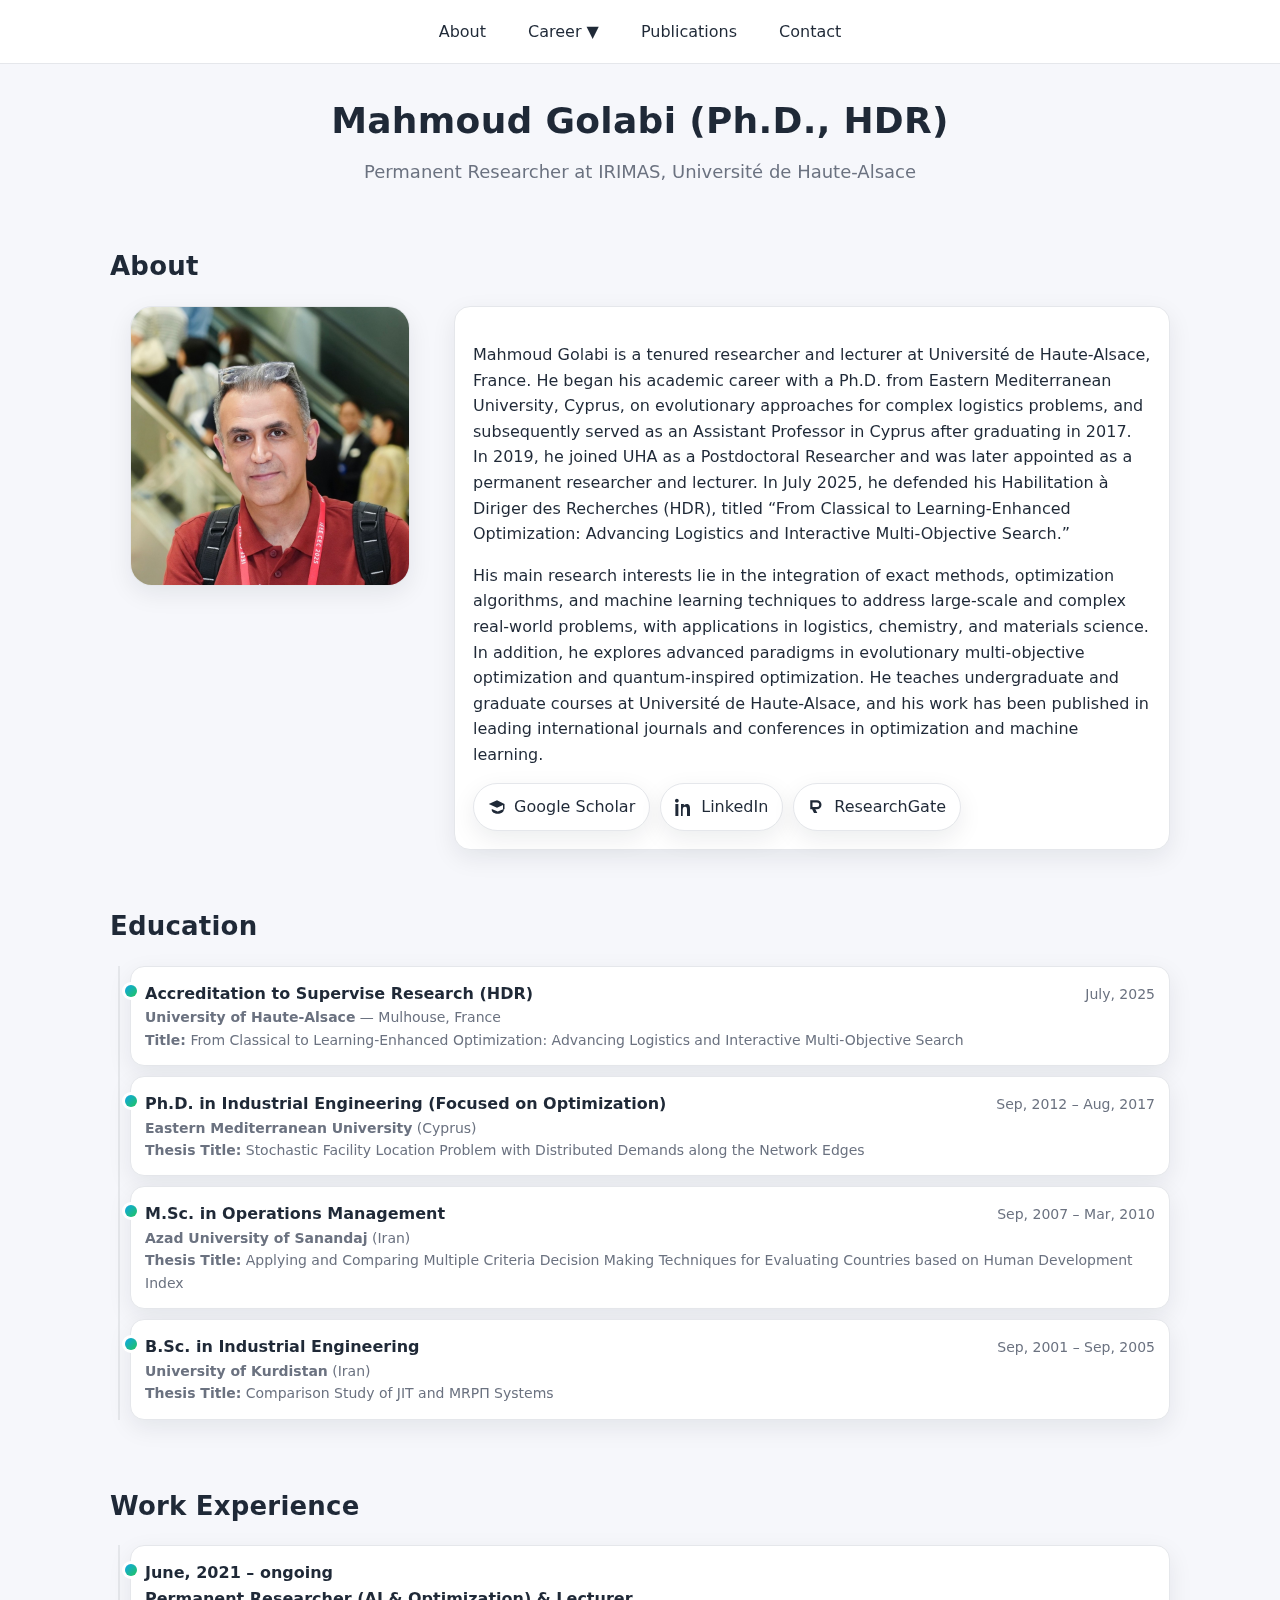
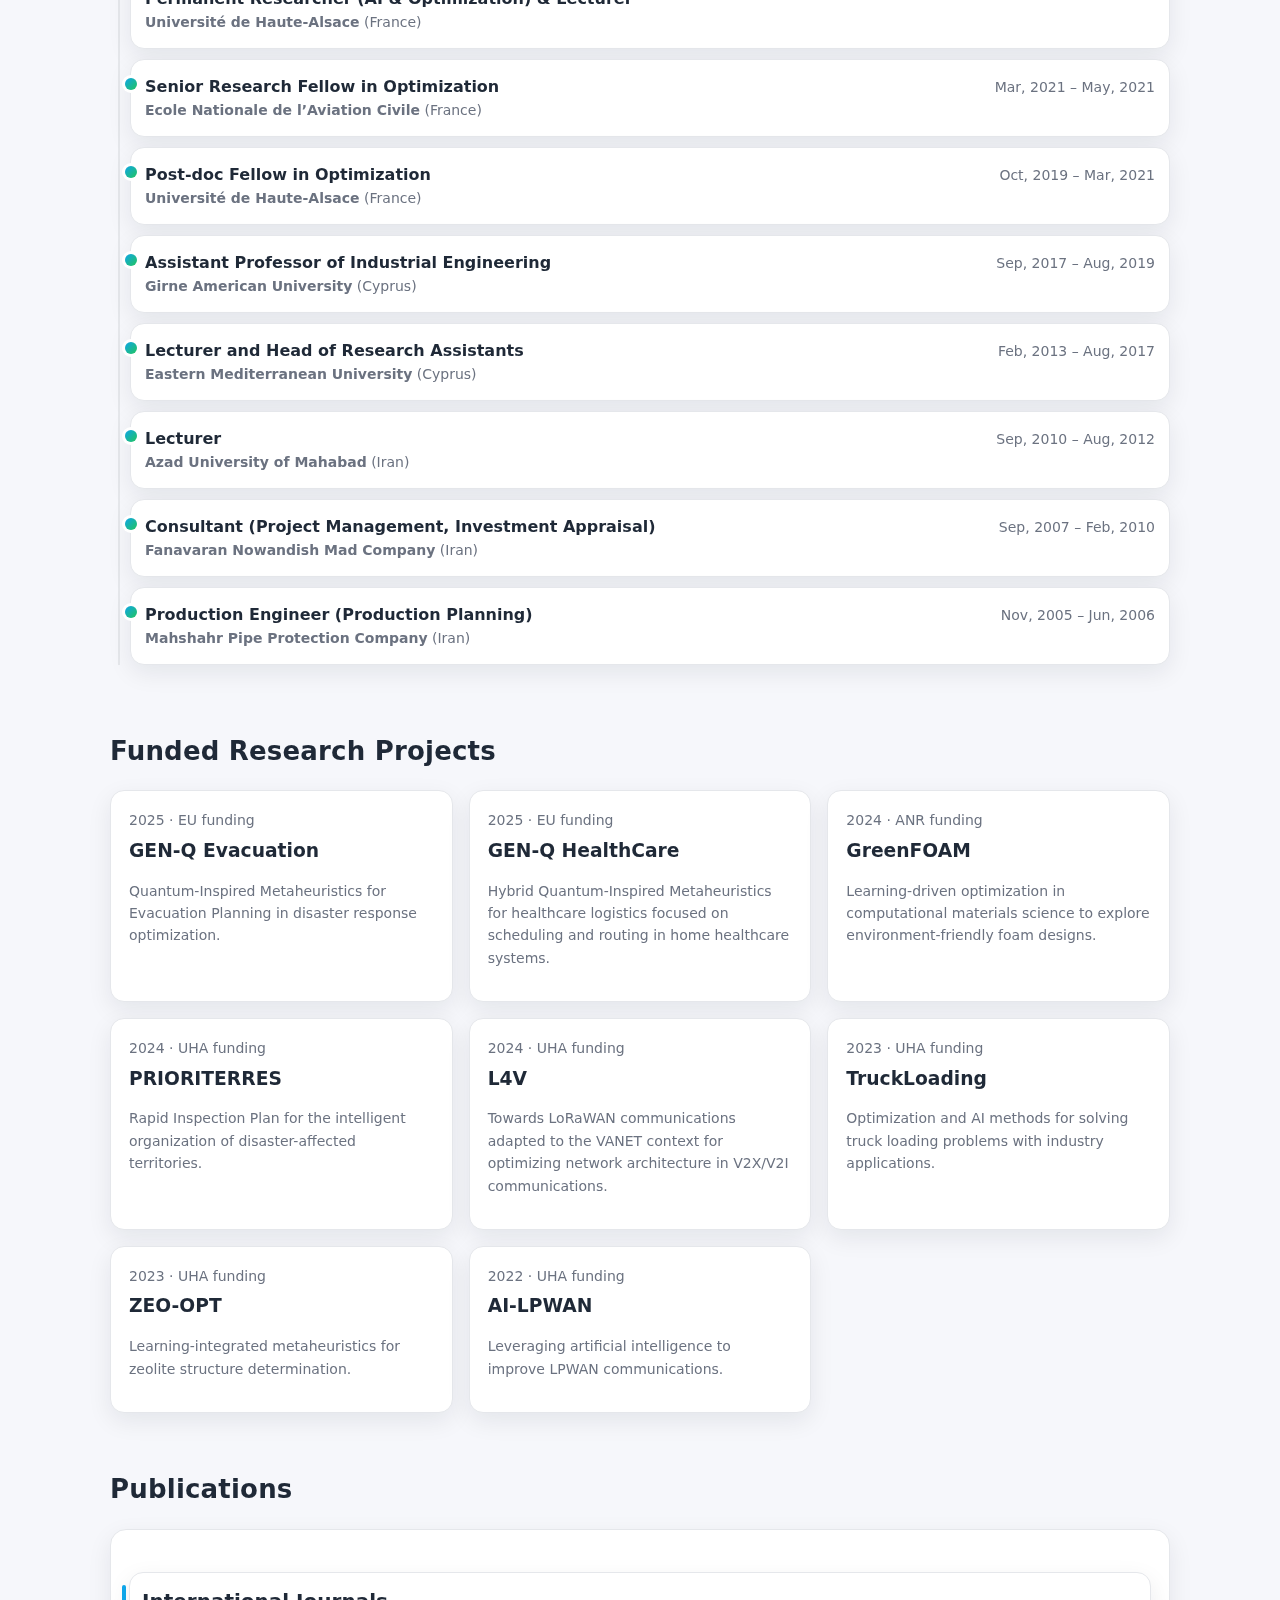
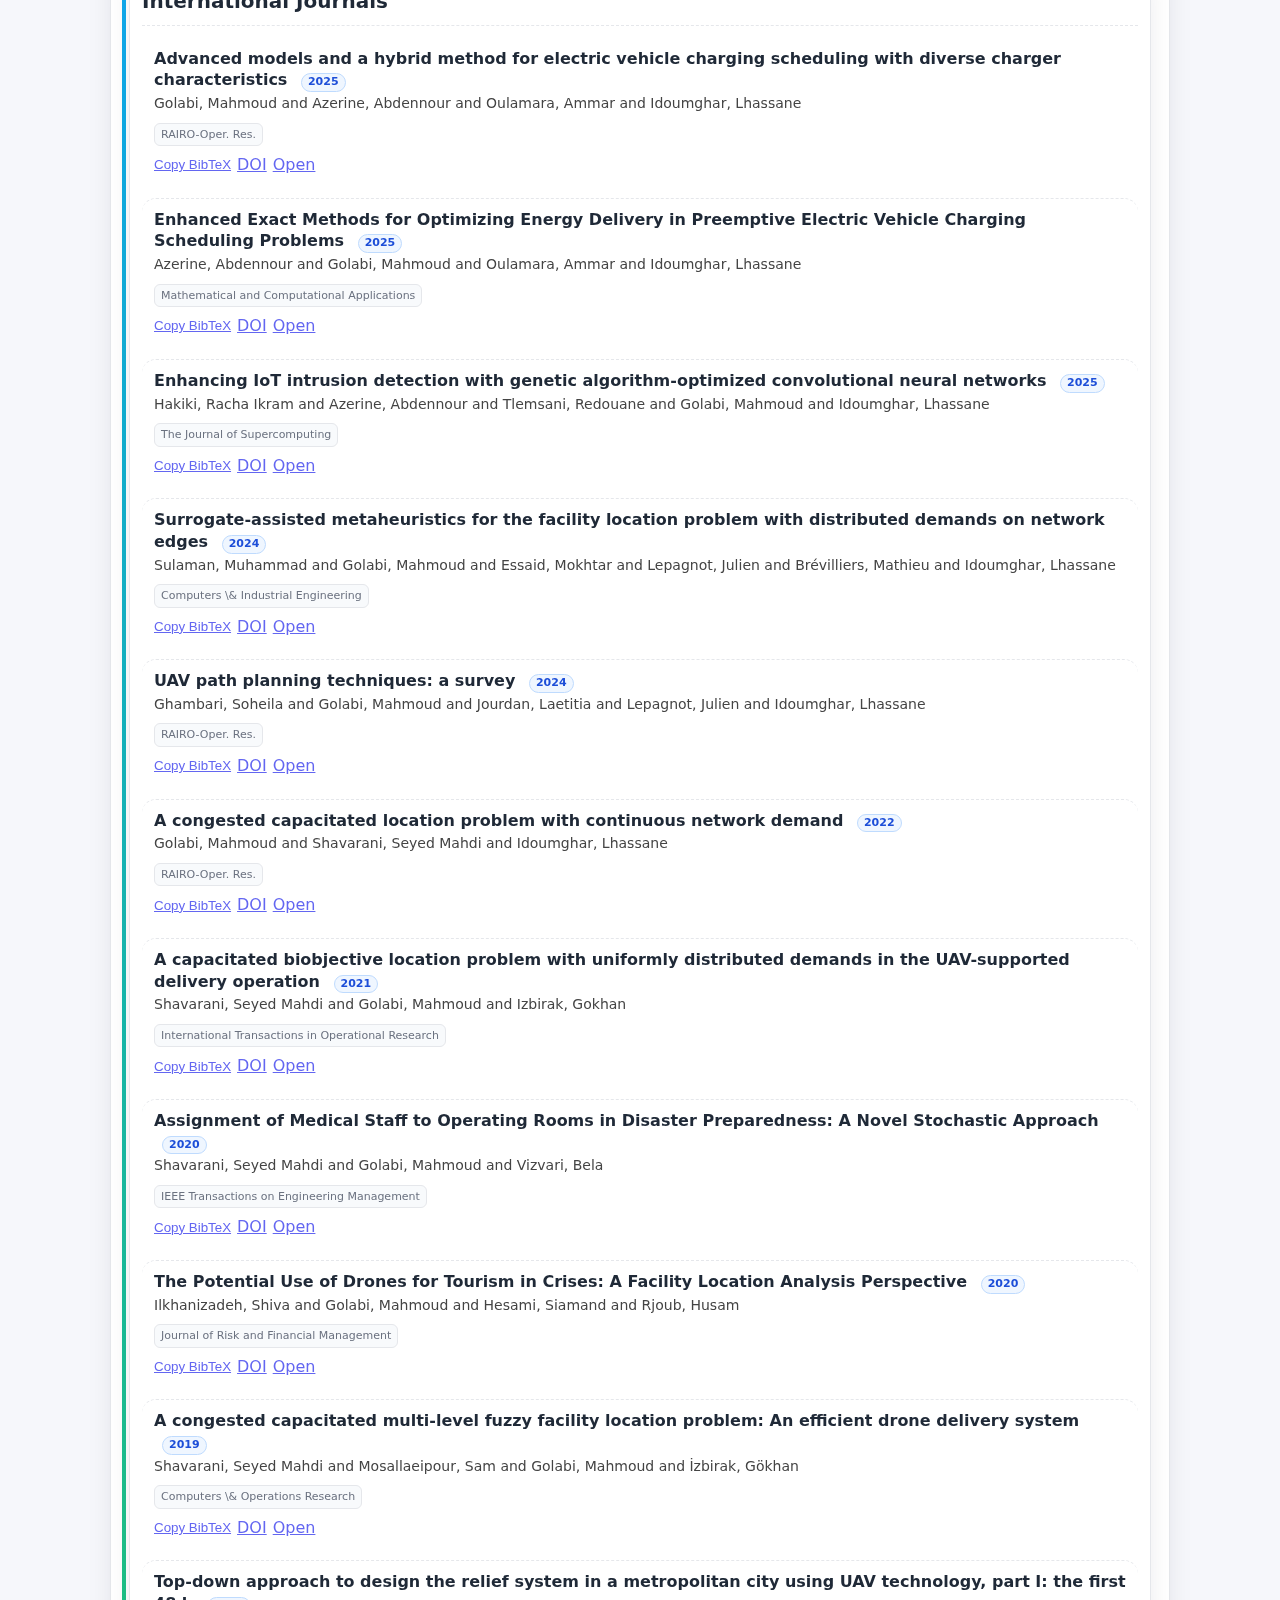
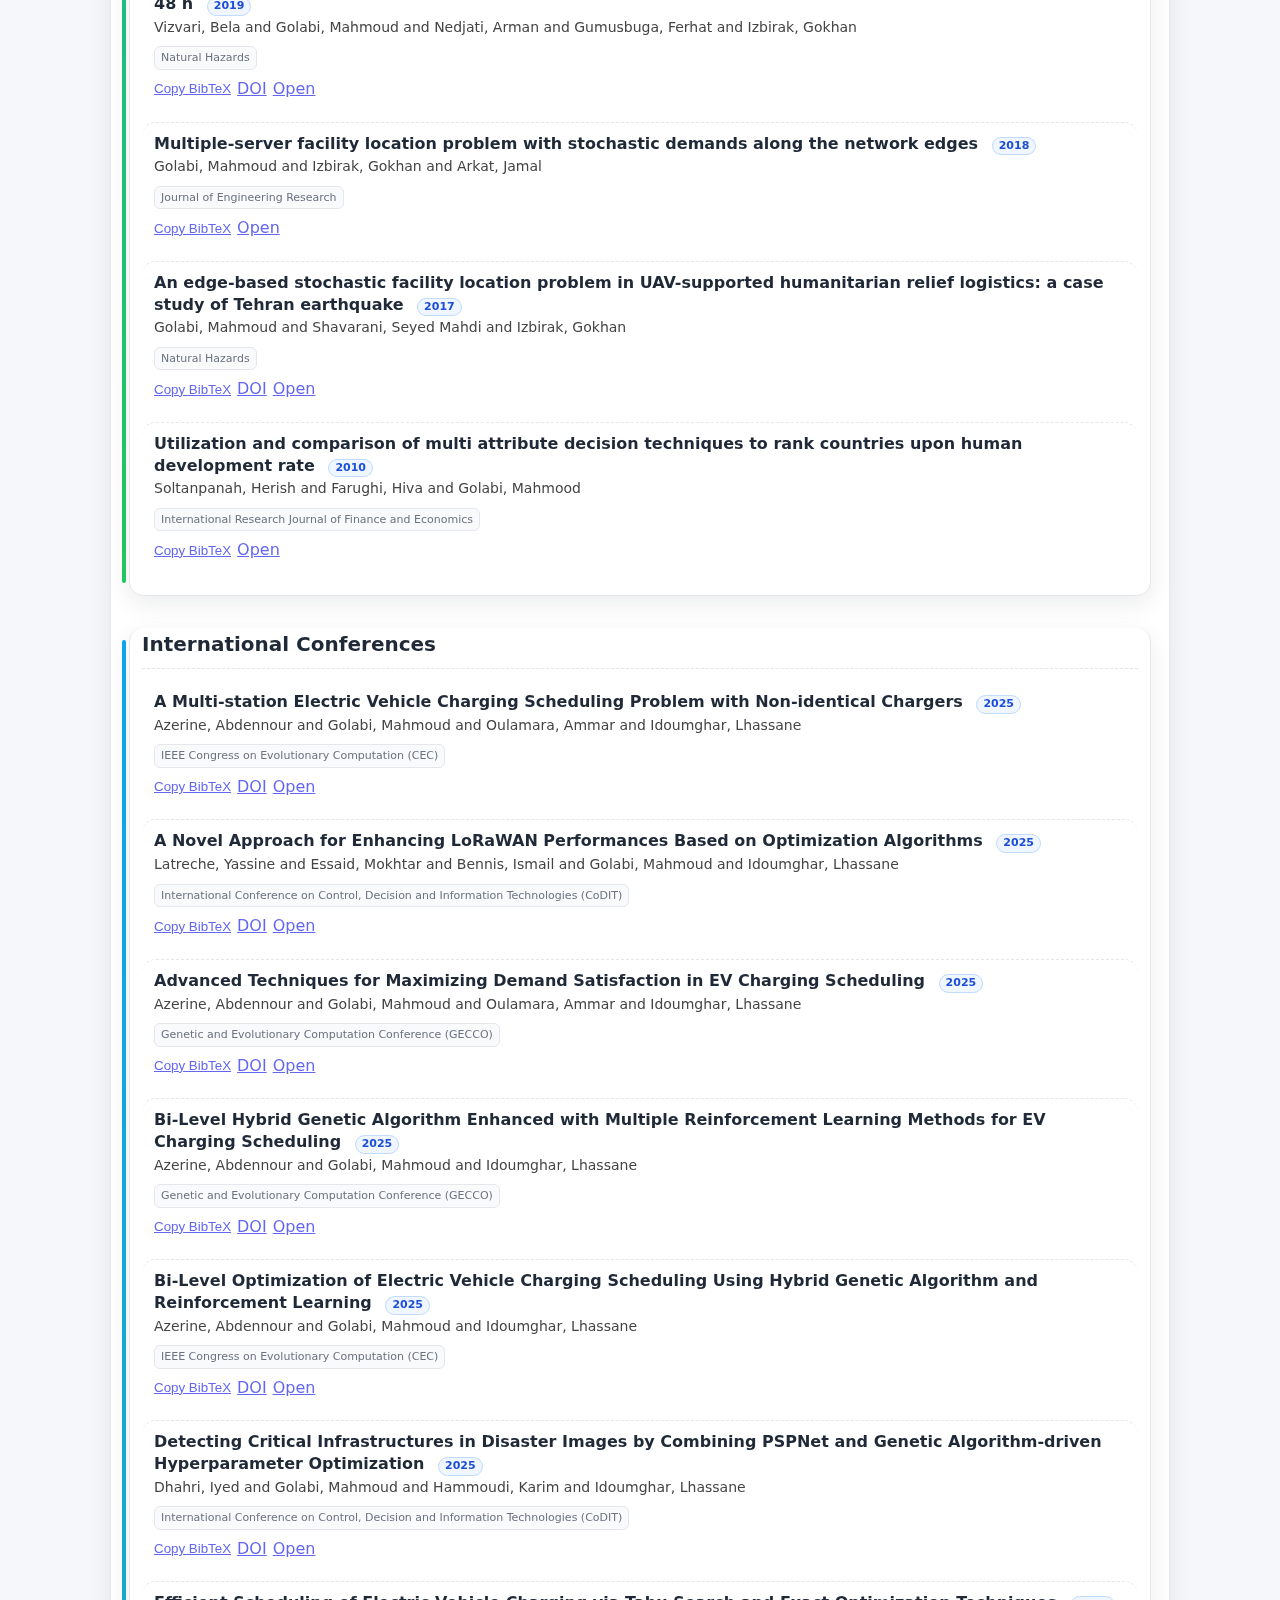
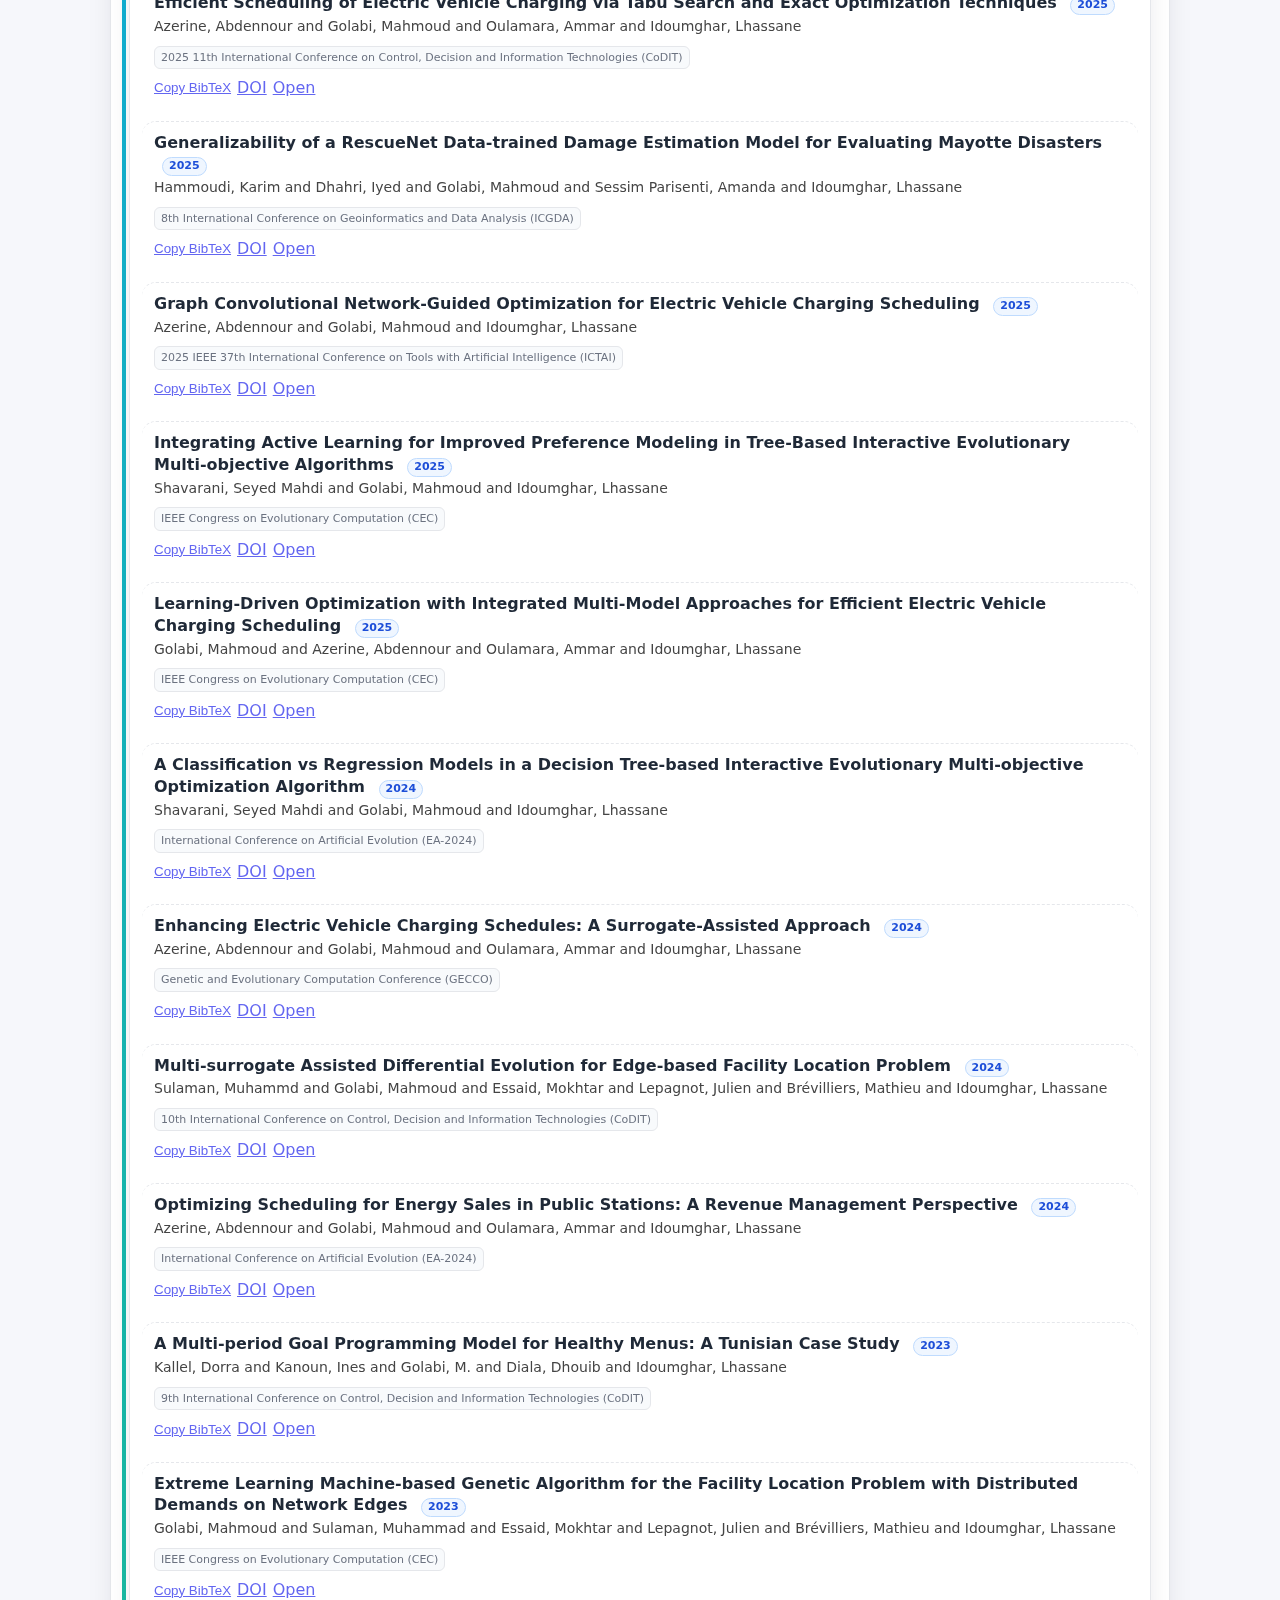
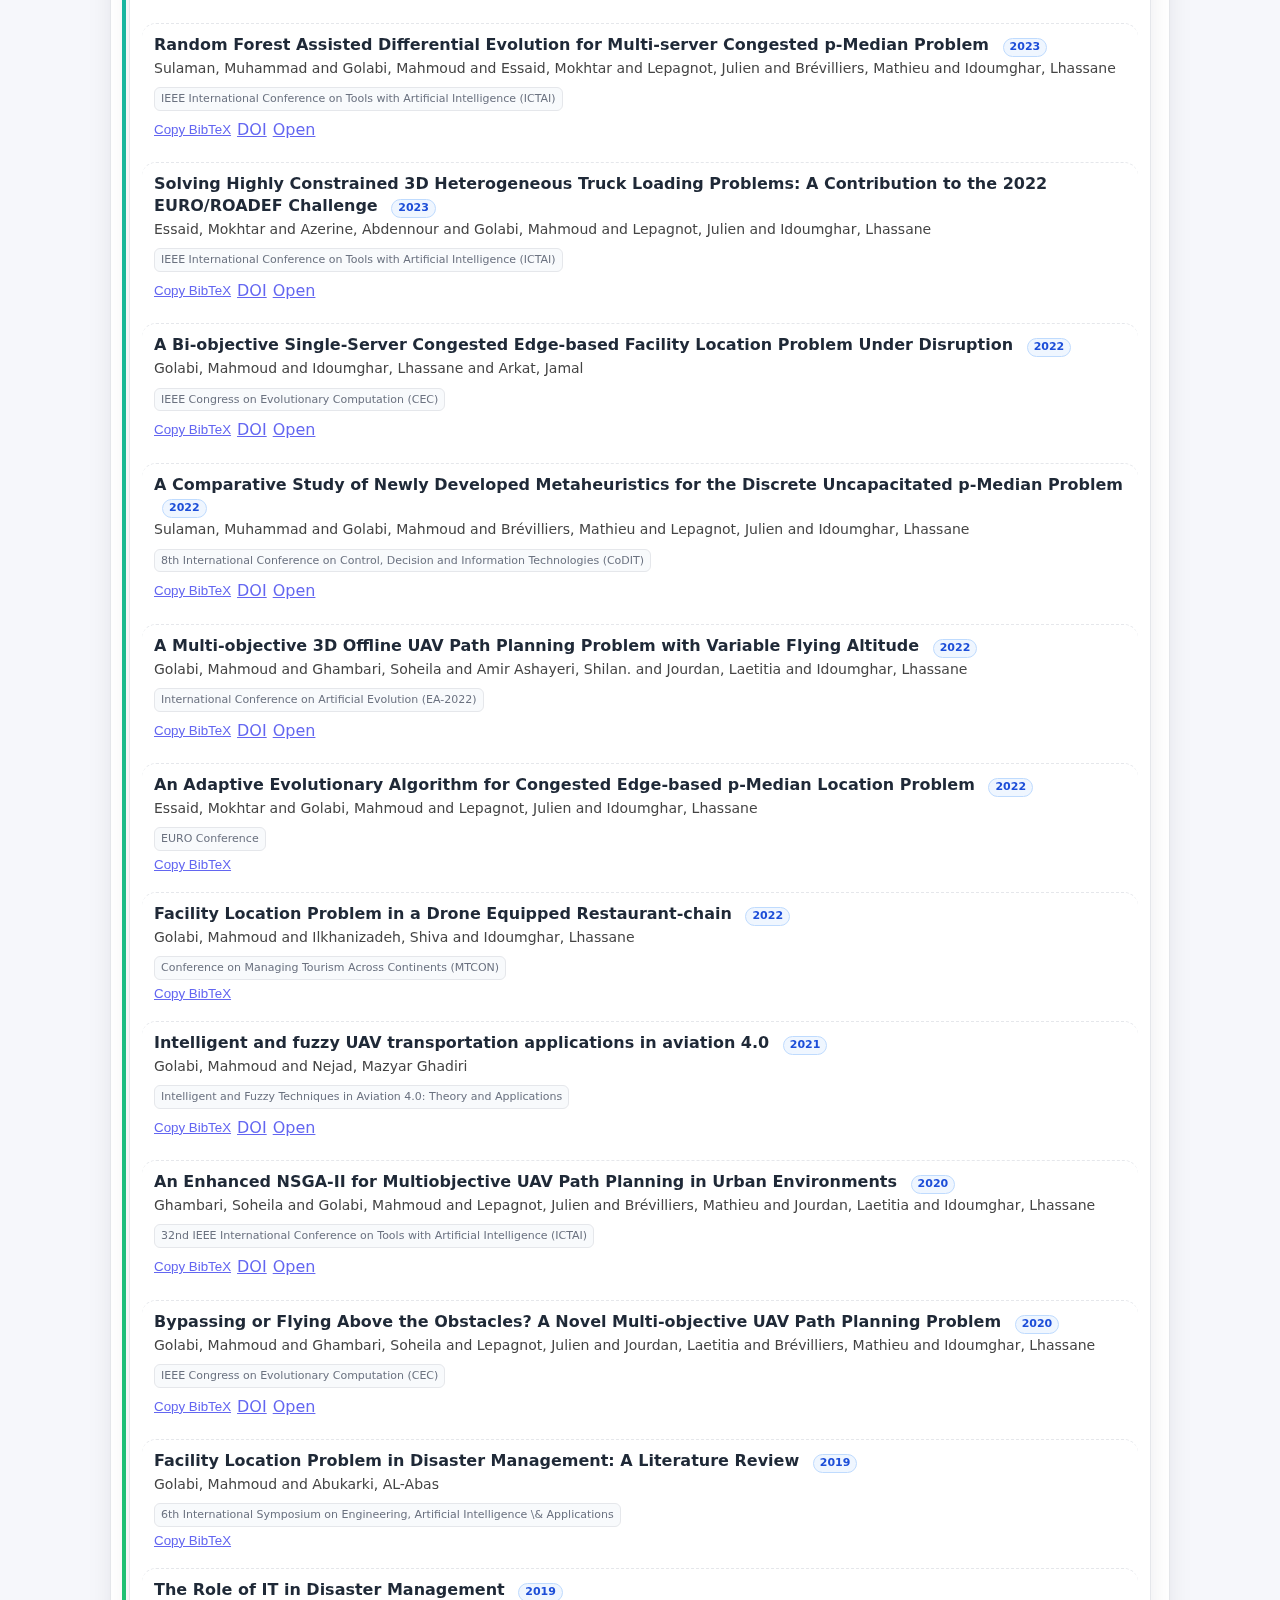
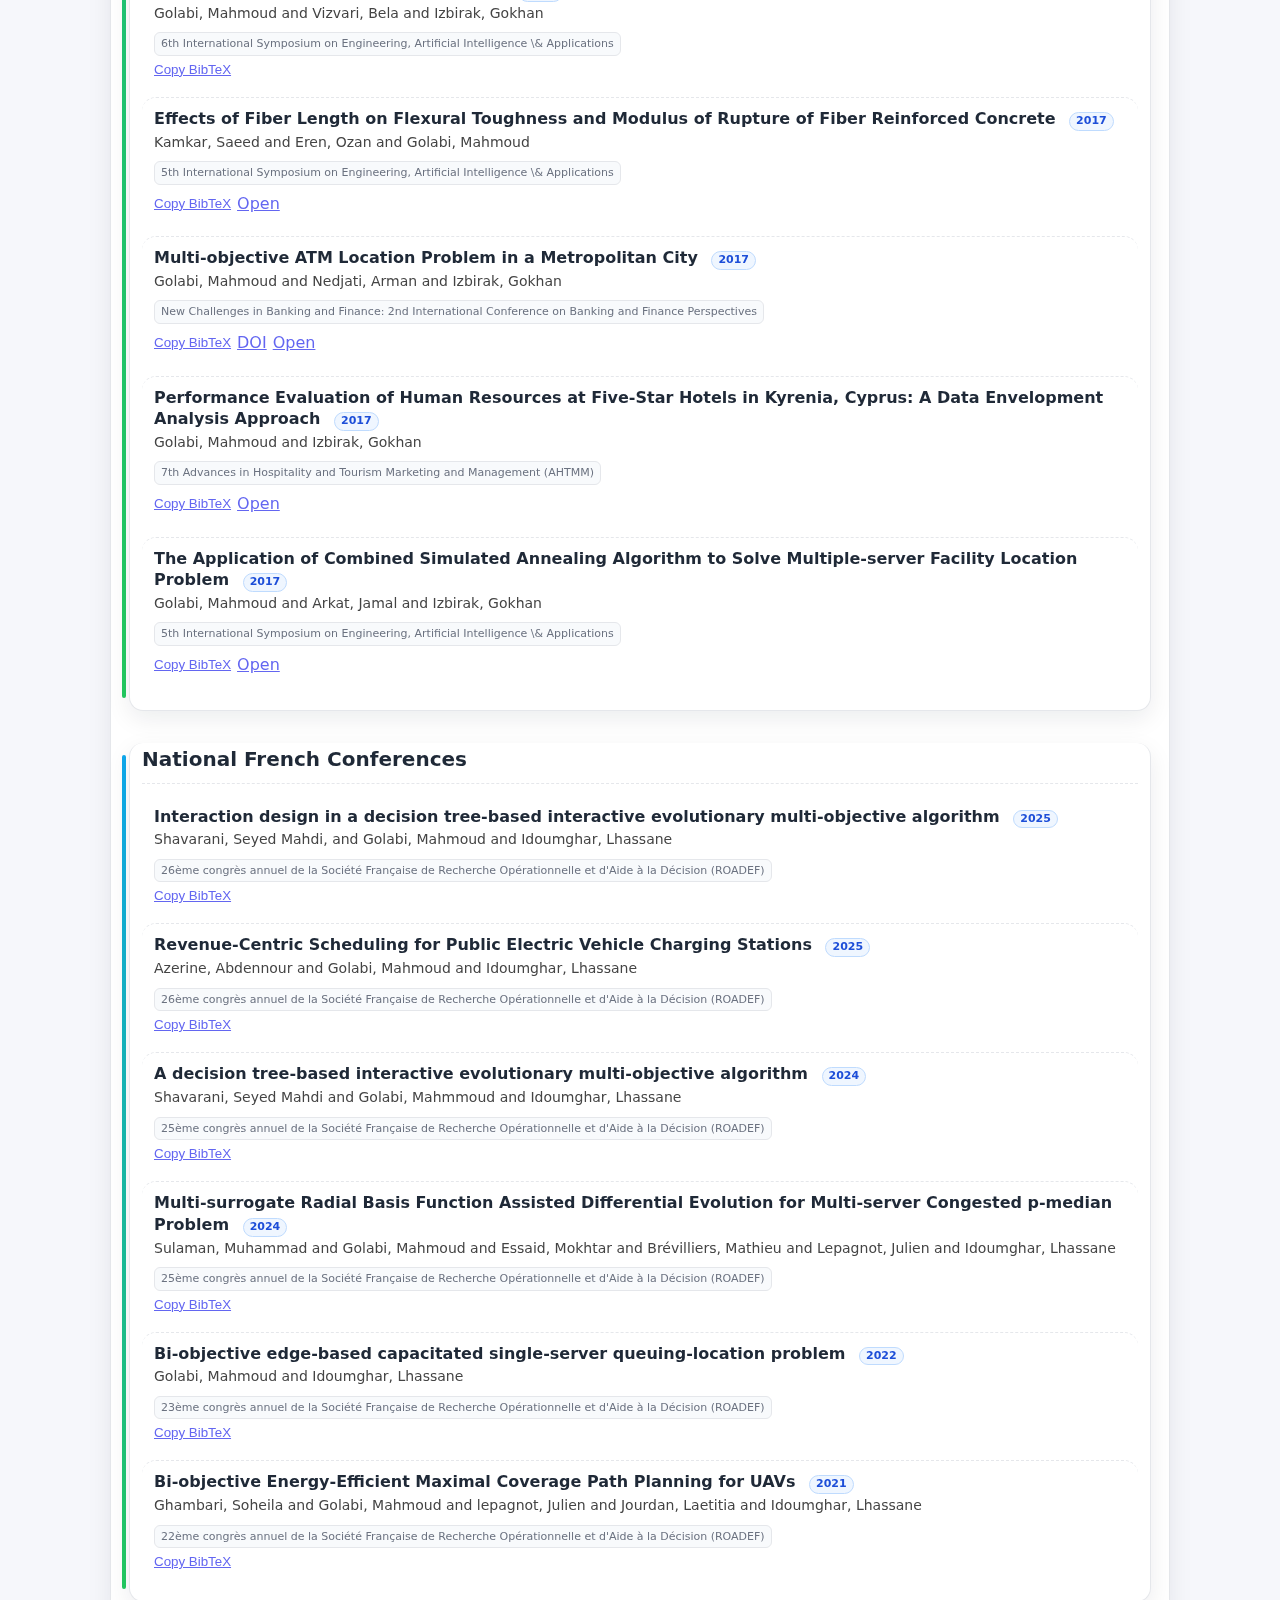
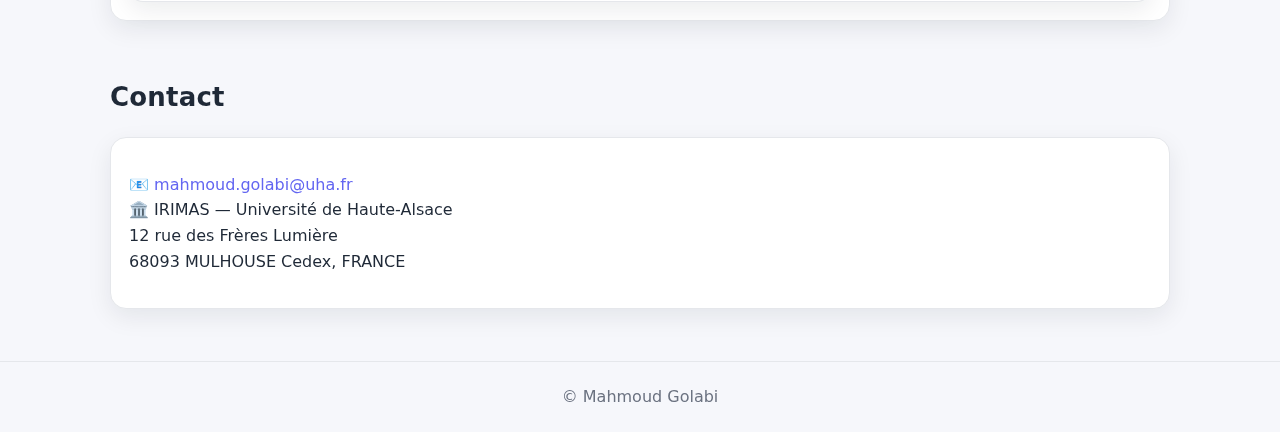
<file: index.html>
<!doctype html>
<html lang="en">
<head>
<meta charset="utf-8" />
<meta name="viewport" content="width=device-width, initial-scale=1" />
<title>Mahmoud Golabi (Ph.D., HDR) — Permanent Researcher at IRIMAS, Université de Haute-Alsace</title>
<meta name="description" content="Academic site of Mahmoud Golabi: bio, education, experience, projects, and publications." />
<meta name="author" content="Mahmoud Golabi" />
<meta property="og:title" content="Mahmoud Golabi (Ph.D., HDR)" />
<meta property="og:description" content="Permanent Researcher at IRIMAS, Université de Haute-Alsace" />
<meta property="og:type" content="website" />
<link rel="icon" href="assets/favicon.ico" />
<style>
  :root{
    --bg:#f6f7fb;
    --card:#ffffff;
    --text:#1f2937;     /* gray-800 */
    --muted:#6b7280;    /* gray-500 */
    --line:#e5e7eb;     /* gray-200 */
    --primary:#0ea5e9;  /* sky-500 */
    --primary-2:#22c55e;/* emerald-500 */
    --accent:#6366f1;   /* indigo-500 */
    --chip:#eef2ff;     /* indigo-50 */
    --shadow:0 8px 24px rgba(15,23,42,.08);
    --radius:16px;
    --radius-lg:22px;
    --maxw:1100px;
    --header-h:64px;
  }
  section[id] { scroll-margin-top: calc(var(--header-h) + 8px); }
  *{box-sizing:border-box}
  html,body{height:100%}
  body{
    margin:0;
    background:var(--bg);
    color:var(--text);
    font-family: ui-sans-serif,system-ui,-apple-system,Segoe UI,Roboto,Inter,"Helvetica Neue",Arial;
    line-height:1.6;
    padding-top: var(--header-h); /* keep content below fixed header */
  }
  a{color:var(--accent);text-decoration:none}
  a:hover{text-decoration:underline}

  /* --- Fixed, always-visible header --- */
  header{
    position: fixed; top:0; left:0; right:0; z-index:1000;
    background: rgba(255,255,255,0.95);
    backdrop-filter: saturate(180%) blur(10px);
    -webkit-backdrop-filter: saturate(180%) blur(10px);
    border-bottom:1px solid var(--line);
    height: var(--header-h);
  }
  .nav{
    max-width:var(--maxw); margin:0 auto;
    display:flex; justify-content:center; align-items:center;
    height:100%; padding:0 20px;
  }

  /* --- Navigation Styles --- */
  .nav-links{display:flex;gap:14px;list-style:none;margin:0;padding:0}
  nav a{
    padding:10px 14px; border-radius:999px;
    color: var(--text);
    text-decoration: none;
  }
  nav a:hover{background:#f1f5f9;text-decoration:none}

  /* --- Dropdown Styles --- */
  .dropdown {
    position: relative;
  }

  .dropbtn {
    cursor: pointer;
    user-select: none;
  }

  .dropdown-content {
    display: none;
    position: absolute;
    top: 100%;
    left: 50%;
    transform: translateX(-50%);
    background: white;
    min-width: 180px;
    box-shadow: 0px 8px 24px rgba(0,0,0,0.15);
    border-radius: 12px;
    border: 1px solid var(--line);
    z-index: 1001;
    margin-top: 4px;
    padding: 8px 0;
    list-style: none;
  }

  .dropdown-content li {
    display: block;
  }

  .dropdown-content a {
    color: var(--text);
    padding: 10px 16px;
    text-decoration: none;
    display: block;
    border-radius: 8px;
    margin: 2px 8px;
    transition: background-color 0.2s ease;
  }

  .dropdown-content a:hover {
    background-color: #f1f5f9;
  }

  .dropdown.show .dropdown-content {
    display: block;
  }

  /* Mobile menu button - hidden by default */
  .mobile-menu-btn {
    display: none;
    background: none;
    border: none;
    font-size: 20px;
    cursor: pointer;
    padding: 10px;
    color: var(--text);
  }

  /* Mobile Responsive */
  @media (max-width: 768px) {
    .mobile-menu-btn {
      display: block;
      position: absolute;
      right: 20px;
    }

    .nav-links {
      display: none;
      position: absolute;
      top: 100%;
      left: 0;
      right: 0;
      background: white;
      flex-direction: column;
      border-top: 1px solid var(--line);
      padding: 10px 0;
      gap: 0;
      box-shadow: 0 4px 12px rgba(0,0,0,0.1);
    }

    .nav.mobile-open .nav-links {
      display: flex;
    }

    .dropdown-content {
      position: static;
      box-shadow: none;
      border: none;
      transform: none;
      margin: 0;
      background: #f8f9fa;
      border-radius: 8px;
      margin: 5px 20px;
    }

    .nav-links > li {
      margin: 0;
    }

    nav a {
      border-radius: 0;
      display: block;
      padding: 12px 20px;
    }
  }

  .cta{
    background:linear-gradient(135deg,var(--primary),var(--primary-2));
    color:#fff; box-shadow:var(--shadow);
  }
  .cta:hover{filter:brightness(1.05)}

  /* --- Masthead --- */
  .masthead{max-width:var(--maxw);margin:0 auto;padding:28px 20px 8px;text-align:center}
  .masthead h1{margin:0;font-size:36px;font-weight:800;letter-spacing:.3px}
  .masthead h2{margin:8px 0 0;color:var(--muted);font-size:18px;font-weight:500}

  /* --- Layout --- */
  .container{max-width:var(--maxw);margin:0 auto;padding:24px 20px}
  .section{padding:28px 0}
  .section h2{margin:0 0 18px;font-size:26px;letter-spacing:.2px}
  .panel{background:var(--card);border:1px solid var(--line);border-radius:var(--radius);box-shadow:var(--shadow)}

  /* --- About: left photo / right bio --- */
  .hero{display:grid;gap:24px}
  @media(min-width:900px){.hero{grid-template-columns:320px 1fr;align-items:start}}
  .avatar{width:280px;height:280px;border-radius:var(--radius-lg);object-fit:cover;border:1px solid var(--line);box-shadow:var(--shadow);background:#fff;margin:auto}
  .bio{font-size:17px}
  .link-row{display:flex;flex-wrap:wrap;gap:10px;margin-top:16px}
  .link-pill{display:inline-flex;align-items:center;gap:8px;padding:10px 14px;border-radius:999px;border:1px solid var(--line);background:#fff;box-shadow:var(--shadow);color:var(--text)}
  .link-pill:hover{transform:translateY(-1px)}
  .link-pill svg{width:18px;height:18px;display:inline-block}

  /* --- Timelines --- */
  .timeline{position:relative;padding-left:20px}
  .timeline::before{content:"";position:absolute;left:8px;top:0;bottom:0;width:2px;background:var(--line)}
  .tl-item{position:relative;padding:14px;border:1px solid var(--line);border-radius:14px;background:#fff;box-shadow:var(--shadow);margin:10px 0}
  .tl-item::before{content:"";position:absolute;left:-6px;top:18px;width:12px;height:12px;border-radius:50%;background:linear-gradient(135deg,var(--primary),var(--primary-2));box-shadow:0 0 0 3px #fff}
  .meta{color:var(--muted);font-size:14px}

  /* --- Project cards --- */
  .grid{display:grid;gap:16px}
  @media(min-width:900px){.grid-3{grid-template-columns:repeat(3,1fr)}}
  .card{padding:18px;border:1px solid var(--line);border-radius:14px;background:#fff;box-shadow:var(--shadow)}
  .tag{display:inline-block;margin-right:6px;margin-top:6px;font-size:12px;padding:4px 8px;border-radius:999px;background:var(--chip);border:1px solid #e0e7ff;color:#3730a3}

  /* --- Publications --- */
  .pub-wrap{padding:18px}
  .pub-section{margin-top:12px}
  .pub-header{display:flex;align-items:center;justify-content:space-between;margin:6px 0 12px}
  .pub-header h3{margin:0;font-size:20px}
  .pub-list{display:grid;gap:12px}
  .pub{padding:14px;border:1px solid var(--line);border-radius:14px;background:#fff;box-shadow:var(--shadow)}
  .pub .title{font-weight:700}
  .chip{display:inline-block;margin-right:8px;margin-top:8px;font-size:12px;padding:4px 10px;border-radius:999px;background:#f8fafc;border:1px solid var(--line)}
  .actions{display:flex;flex-wrap:wrap;gap:8px;margin-top:10px}
  .btn{padding:8px 12px;border-radius:10px;border:1px solid var(--line);background:#fff;box-shadow:var(--shadow);cursor:pointer}
  .btn:hover{transform:translateY(-1px)}
  .year{display:inline-block;margin-left:8px;padding:2px 8px;font-size:12px;border-radius:999px;background:#eff6ff;border:1px solid #bfdbfe;color:#1d4ed8}
  /* --- Publications subsection separation & styling (overrides) --- */

/* Make each subsection a distinct white card */
.pub-section {
  position: relative;
  background: #fff;
  border: 1px solid var(--line);
  border-radius: 14px;
  box-shadow: var(--shadow);
  padding: 16px;
  margin-top: 24px;           /* stronger spacing than the old 12px */
}

/* Extra separation between consecutive subsections */
.pub-section + .pub-section {
  margin-top: 32px;
  padding-top: 0;             /* padding is on the card already */
  border-top: none;           /* card border makes the divider unnecessary */
}

/* Header line under each subsection title */
.pub-header {
  display: flex;
  align-items: center;
  gap: 10px;
  margin: 0 0 12px;
  padding-bottom: 8px;
  border-bottom: 1px dashed var(--line);
}

/* Optional: slim accent bar on the left of each subsection */
.pub-section::before {
  content: "";
  position: absolute;
  left: -8px; top: 12px; bottom: 12px;
  width: 4px; border-radius: 4px;
  background: linear-gradient(180deg, var(--primary), var(--primary-2));
}

  /* --- Footer --- */
  footer{border-top:1px solid var(--line);text-align:center;color:var(--muted);padding:22px 20px}
  /* --- Compact, single-column publications --- */
.pub-section{ padding:12px }                 /* smaller card padding */
.pub-list{ display:block }                   /* force single column */
.pub{
  padding:0;
  border:none;
  background:transparent;
  box-shadow:none;
  margin:0;
}
.pub + .pub{                                  /* thin divider between items */
  margin-top:8px;
  padding-top:8px;
  border-top:1px dashed var(--line);
}
.pub .title{ font-weight:600; line-height:1.35 }
.pub .meta{ font-size:14px }                  /* smaller metadata text */
.chip{ font-size:11px; padding:2px 6px; margin-top:4px; border-radius:6px }
.year{ font-size:11px; padding:1px 6px }

/* Make action controls look like inline links to save space */
.actions{ margin-top:4px; gap:6px }
.btn{
  padding:0;
  border:none;
  background:transparent;
  box-shadow:none;
  color:var(--accent);
  text-decoration:underline;
  border-radius:0;
  cursor:pointer;
}
.btn:hover{ transform:none; text-decoration:none }

</style>
</head>
<body>
  
<header>
  <div class="nav">
    <button class="mobile-menu-btn" aria-label="Toggle menu">☰</button>
    <nav>
      <ul class="nav-links">
        <li><a href="#about">About</a></li>

        <!-- Career dropdown -->
        <li class="dropdown">
          <a href="#" class="dropbtn">Career ▼</a>
          <ul class="dropdown-content">
            <li><a href="#education">Education</a></li>
            <li><a href="#experience">Work Experience</a></li>
            <li><a href="#projects">Projects</a></li>
          </ul>
        </li>

        <li><a href="#publications">Publications</a></li>
        <li><a href="#contact">Contact</a></li>
      </ul>
    </nav>
  </div>
</header>









  <!-- Centered masthead -->
  <section class="masthead">
    <h1>Mahmoud Golabi (Ph.D., HDR)</h1>
    <h2>Permanent Researcher at IRIMAS, Université de Haute-Alsace</h2>
  </section>

  <main class="container">
    <!-- ABOUT -->
    <section id="about" class="section">
      <h2>About</h2>
      <div class="hero">
        <div style="text-align:center">
          <img class="avatar" src="assets/avatar.png" alt="Portrait of Mahmoud Golabi" />
        </div>
        <div class="panel" style="padding:18px">
          <p class="bio">
            </p>Mahmoud Golabi is a tenured researcher and lecturer at Université de Haute-Alsace, France. He began his academic career with a Ph.D. from Eastern Mediterranean University, Cyprus, on evolutionary approaches for complex logistics problems, and subsequently served as an Assistant Professor in Cyprus after graduating in 2017. In 2019, he joined UHA as a Postdoctoral Researcher and was later appointed as a permanent researcher and lecturer. In July 2025, he defended his Habilitation à Diriger des Recherches (HDR), titled “From Classical to Learning-Enhanced Optimization: Advancing Logistics and Interactive Multi-Objective Search.”

            </p>His main research interests lie in the integration of exact methods, optimization algorithms, and machine learning techniques to address large-scale and complex real-world problems, with applications in logistics, chemistry, and materials science. In addition, he explores advanced paradigms in evolutionary multi-objective optimization and quantum-inspired optimization. He teaches undergraduate and graduate courses at Université de Haute-Alsace, and his work has been published in leading international journals and conferences in optimization and machine learning.
          </p>
          <div class="link-row" aria-label="External profiles">
            <!-- Google Scholar -->
            <a class="link-pill" href="https://scholar.google.com/citations?user=zzv2TIYAAAAJ&hl=en&oi=ao" target="_blank" rel="noopener" title="Google Scholar">
              <!-- Graduation cap icon -->
              <svg viewBox="0 0 24 24" fill="currentColor" aria-hidden="true"><path d="M12 3 1 8l11 5 8-3.636V15h2V8L12 3zM5 12.5V16c0 2.761 3.582 5 8 5s8-2.239 8-5v-1.5l-8 3.5-8-3.5z"/></svg>
              Google Scholar
            </a>
            <!-- LinkedIn -->
            <a class="link-pill" href="https://www.linkedin.com/in/mahmoud-golabi-hdr-ph-d-7b228485/" target="_blank" rel="noopener" title="LinkedIn">
              <svg viewBox="0 0 24 24" fill="currentColor" aria-hidden="true"><path d="M4.983 3.5c0 1.38-1.12 2.5-2.505 2.5C1.12 6 .002 4.88.002 3.5.002 2.12 1.12 1 2.478 1s2.505 1.12 2.505 2.5zM.5 8h4v16h-4V8zm7.5 0h3.8v2.2h.05c.53-1 1.82-2.2 3.75-2.2C19.4 8 20 11 20 14.7V24h-4v-8.1c0-1.9-.03-4.35-2.65-4.35-2.66 0-3.07 2.08-3.07 4.22V24H8V8z"/></svg>
              LinkedIn
            </a>
            <!-- ResearchGate -->
            <a class="link-pill" href="https://www.researchgate.net/profile/Mahmoud-Golabi?ev=hdr_xprf" target="_blank" rel="noopener" title="ResearchGate">
              <svg viewBox="0 0 24 24" fill="currentColor" aria-hidden="true"><path d="M3 3h9a6 6 0 1 1 0 12H9.8l2.6 5H8L5.5 15H3V3zm12 6a3 3 0 0 0-3-3H6v6h6a3 3 0 0 0 3-3z"/></svg>
              ResearchGate
            </a>
          </div>
        </div>
      </div>
    </section>

    <!-- EDUCATION -->
    <section id="education" class="section">
  <h2>Education</h2>
  <div class="timeline">

    <!-- HDR -->
    <article class="tl-item">
      <div style="display:flex;justify-content:space-between;align-items:baseline;gap:10px">
        <div>
          <div style="font-weight:700">Accreditation to Supervise Research (HDR)</div>
          <div class="meta"><strong>University of Haute-Alsace</strong> — Mulhouse, France</div>
        </div>
        <div class="meta">July, 2025</div>
      </div>
      <div class="meta"><strong>Title:</strong> From Classical to Learning-Enhanced Optimization: Advancing Logistics and Interactive Multi-Objective Search</div>
    </article>

    <!-- Ph.D. -->
    <article class="tl-item">
      <div style="display:flex;justify-content:space-between;align-items:baseline;gap:10px">
        <div>
          <div style="font-weight:700">Ph.D. in Industrial Engineering (Focused on Optimization)</div>
          <div class="meta"><strong>Eastern Mediterranean University</strong> (Cyprus)</div>
        </div>
        <div class="meta">Sep, 2012 – Aug, 2017</div>
      </div>
      <div class="meta"><strong>Thesis Title:</strong> Stochastic Facility Location Problem with Distributed Demands along the Network Edges</div>
    </article>

    <!-- M.Sc. -->
    <article class="tl-item">
      <div style="display:flex;justify-content:space-between;align-items:baseline;gap:10px">
        <div>
          <div style="font-weight:700">M.Sc. in Operations Management</div>
          <div class="meta"><strong>Azad University of Sanandaj</strong> (Iran)</div>
        </div>
        <div class="meta">Sep, 2007 – Mar, 2010</div>
      </div>
      <div class="meta"><strong>Thesis Title:</strong> Applying and Comparing Multiple Criteria Decision Making Techniques for Evaluating Countries based on Human Development Index</div>
    </article>

    <!-- B.Sc. -->
    <article class="tl-item">
      <div style="display:flex;justify-content:space-between;align-items:baseline;gap:10px">
        <div>
          <div style="font-weight:700">B.Sc. in Industrial Engineering</div>
          <div class="meta"><strong>University of Kurdistan</strong> (Iran)</div>
        </div>
        <div class="meta">Sep, 2001 – Sep, 2005</div>
      </div>
      <div class="meta"><strong>Thesis Title:</strong> Comparison Study of JIT and MRPΠ Systems</div>
    </article>

  </div>
</section>


    <!-- EXPERIENCE -->
    <section id="experience" class="section">
  <h2>Work Experience</h2>
  <div class="timeline">

    <!-- June 2021 – ongoing -->
    <article class="tl-item">
      <div style="display:flex;justify-content:space-between;align-items:baseline;gap:10px">
        <div><div style="font-weight:700">June, 2021 – ongoing</div></div>
      </div>

      <div class="role">
        <div style="font-weight:700">Permanent Researcher (AI & Optimization) & Lecturer</div>
        <div class="meta"><strong>Université de Haute-Alsace</strong> (France)</div>
      </div>
    </article>

    <!-- Mar 2021 – May 2021 -->
    <article class="tl-item">
      <div style="display:flex;justify-content:space-between;align-items:baseline;gap:10px">
        <div>
          <div style="font-weight:700">Senior Research Fellow in Optimization</div>
          <div class="meta"><strong>Ecole Nationale de l’Aviation Civile</strong> (France)</div>
        </div>
        <div class="meta">Mar, 2021 – May, 2021</div>
      </div>
    </article>

    <!-- Oct 2019 – Mar 2021 -->
    <article class="tl-item">
      <div style="display:flex;justify-content:space-between;align-items:baseline;gap:10px">
        <div>
          <div style="font-weight:700">Post-doc Fellow in Optimization</div>
          <div class="meta"><strong>Université de Haute-Alsace</strong> (France)</div>
        </div>
        <div class="meta">Oct, 2019 – Mar, 2021</div>
      </div>
    </article>

    <!-- Sep 2017 – Aug 2019 -->
    <article class="tl-item">
      <div style="display:flex;justify-content:space-between;align-items:baseline;gap:10px">
        <div>
          <div style="font-weight:700">Assistant Professor of Industrial Engineering</div>
          <div class="meta"><strong>Girne American University</strong> (Cyprus)</div>
        </div>
        <div class="meta">Sep, 2017 – Aug, 2019</div>
      </div>
    </article>

    <!-- Feb 2013 – Aug 2017 -->
    <article class="tl-item">
      <div style="display:flex;justify-content:space-between;align-items:baseline;gap:10px">
        <div>
          <div style="font-weight:700">Lecturer and Head of Research Assistants</div>
          <div class="meta"><strong>Eastern Mediterranean University</strong> (Cyprus)</div>
        </div>
        <div class="meta">Feb, 2013 – Aug, 2017</div>
      </div>
    </article>

    <!-- Sep 2010 – Aug 2012 -->
    <article class="tl-item">
      <div style="display:flex;justify-content:space-between;align-items:baseline;gap:10px">
        <div>
          <div style="font-weight:700">Lecturer</div>
          <div class="meta"><strong>Azad University of Mahabad</strong> (Iran)</div>
        </div>
        <div class="meta">Sep, 2010 – Aug, 2012</div>
      </div>
    </article>

    <!-- Sep 2007 – Feb 2010 -->
    <article class="tl-item">
      <div style="display:flex;justify-content:space-between;align-items:baseline;gap:10px">
        <div>
          <div style="font-weight:700">Consultant (Project Management, Investment Appraisal)</div>
          <div class="meta"><strong>Fanavaran Nowandish Mad Company</strong> (Iran)</div>
        </div>
        <div class="meta">Sep, 2007 – Feb, 2010</div>
      </div>
    </article>

    <!-- Nov 2005 – Jun 2006 -->
    <article class="tl-item">
      <div style="display:flex;justify-content:space-between;align-items:baseline;gap:10px">
        <div>
          <div style="font-weight:700">Production Engineer (Production Planning)</div>
          <div class="meta"><strong>Mahshahr Pipe Protection Company</strong> (Iran)</div>
        </div>
        <div class="meta">Nov, 2005 – Jun, 2006</div>
      </div>
    </article>

  </div>
</section>


    <!-- PROJECTS -->
    <section id="projects" class="section">
  <h2>Funded Research Projects</h2>

  <div class="grid grid-3">
    <!-- 2025 -->
    <article class="card">
      <div class="meta">2025 · EU funding</div>
      <h3 style="margin:4px 0 6px">GEN-Q Evacuation</h3>
      <p class="meta">Quantum-Inspired Metaheuristics for Evacuation Planning in disaster response optimization.</p>
    </article>

    <article class="card">
      <div class="meta">2025 · EU funding</div>
      <h3 style="margin:4px 0 6px">GEN-Q HealthCare</h3>
      <p class="meta">Hybrid Quantum-Inspired Metaheuristics for healthcare logistics focused on scheduling and routing in home healthcare systems.</p>
    </article>

    <!-- 2024 -->
    <article class="card">
      <div class="meta">2024 · ANR funding</div>
      <h3 style="margin:4px 0 6px">GreenFOAM</h3>
      <p class="meta">Learning-driven optimization in computational materials science to explore environment-friendly foam designs.</p>
    </article>

    <article class="card">
      <div class="meta">2024 · UHA funding</div>
      <h3 style="margin:4px 0 6px">PRIORITERRES</h3>
      <p class="meta">Rapid Inspection Plan for the intelligent organization of disaster-affected territories.</p>
    </article>

    <article class="card">
      <div class="meta">2024 · UHA funding</div>
      <h3 style="margin:4px 0 6px">L4V</h3>
      <p class="meta">Towards LoRaWAN communications adapted to the VANET context for optimizing network architecture in V2X/V2I communications.</p>
    </article>

    <!-- 2023 -->
    <article class="card">
      <div class="meta">2023 · UHA funding</div>
      <h3 style="margin:4px 0 6px">TruckLoading</h3>
      <p class="meta">Optimization and AI methods for solving truck loading problems with industry applications.</p>
    </article>

    <article class="card">
      <div class="meta">2023 · UHA funding</div>
      <h3 style="margin:4px 0 6px">ZEO-OPT</h3>
      <p class="meta">Learning-integrated metaheuristics for zeolite structure determination.</p>
    </article>

    <!-- 2022 -->
    <article class="card">
      <div class="meta">2022 · UHA funding</div>
      <h3 style="margin:4px 0 6px">AI-LPWAN</h3>
      <p class="meta">Leveraging artificial intelligence to improve LPWAN communications.</p>
    </article>
  </div>
</section>



    <!-- PUBLICATIONS -->
    <section id="publications" class="section">
  <h2>Publications</h2>
  <div class="panel pub-wrap">
    <div class="pub-section" id="sec-journals">
      <div class="pub-header"><h3>International Journals</h3></div>
      <div class="pub-list" id="list-journals"></div>
    </div>

    <div class="pub-section" id="sec-intl-confs">
      <div class="pub-header"><h3>International Conferences</h3></div>
      <div class="pub-list" id="list-intl"></div>
    </div>

    <div class="pub-section" id="sec-national">
      <div class="pub-header"><h3>National French Conferences</h3></div>
      <div class="pub-list" id="list-national"></div>
    </div>
  </div>
</section>

<!-- Load JS -->


    <!-- CONTACT -->
 <section id="contact" class="section">
  <h2>Contact</h2>
  <div class="panel" style="padding:18px">
    <p>
      📧 <a href="mailto:mahmoud.golabi@uha.fr">mahmoud.golabi@uha.fr</a><br>
      🏛️ IRIMAS — Université de Haute-Alsace<br>
      12 rue des Frères Lumière<br>
      68093 MULHOUSE Cedex, FRANCE
    </p>
  </div>
</section>

  </main>

  <footer>
    © <span id="year"></span> Mahmoud Golabi
  </footer>
 <script src="data/bibtexParse.js"></script>
 <script src="data/publications.js" defer></script>




  <!-- Dropdown script -->
<script>
document.addEventListener("DOMContentLoaded", () => {
  // Mobile menu toggle
  const mobileBtn = document.querySelector(".mobile-menu-btn");
  const nav = document.querySelector(".nav");
  mobileBtn.addEventListener("click", () => {
    nav.classList.toggle("mobile-open");
  });

  // Career dropdown toggle (on click for mobile)
  document.querySelectorAll(".dropbtn").forEach(btn => {
    btn.addEventListener("click", e => {
      e.preventDefault(); // prevent "#" scroll
      const dropdown = btn.parentElement;

      // close any other open dropdowns
      document.querySelectorAll(".dropdown").forEach(d => {
        if (d !== dropdown) d.classList.remove("show");
      });

      // toggle this one
      dropdown.classList.toggle("show");
    });
  });
});
</script>






 
</body>
</html>
</file>
